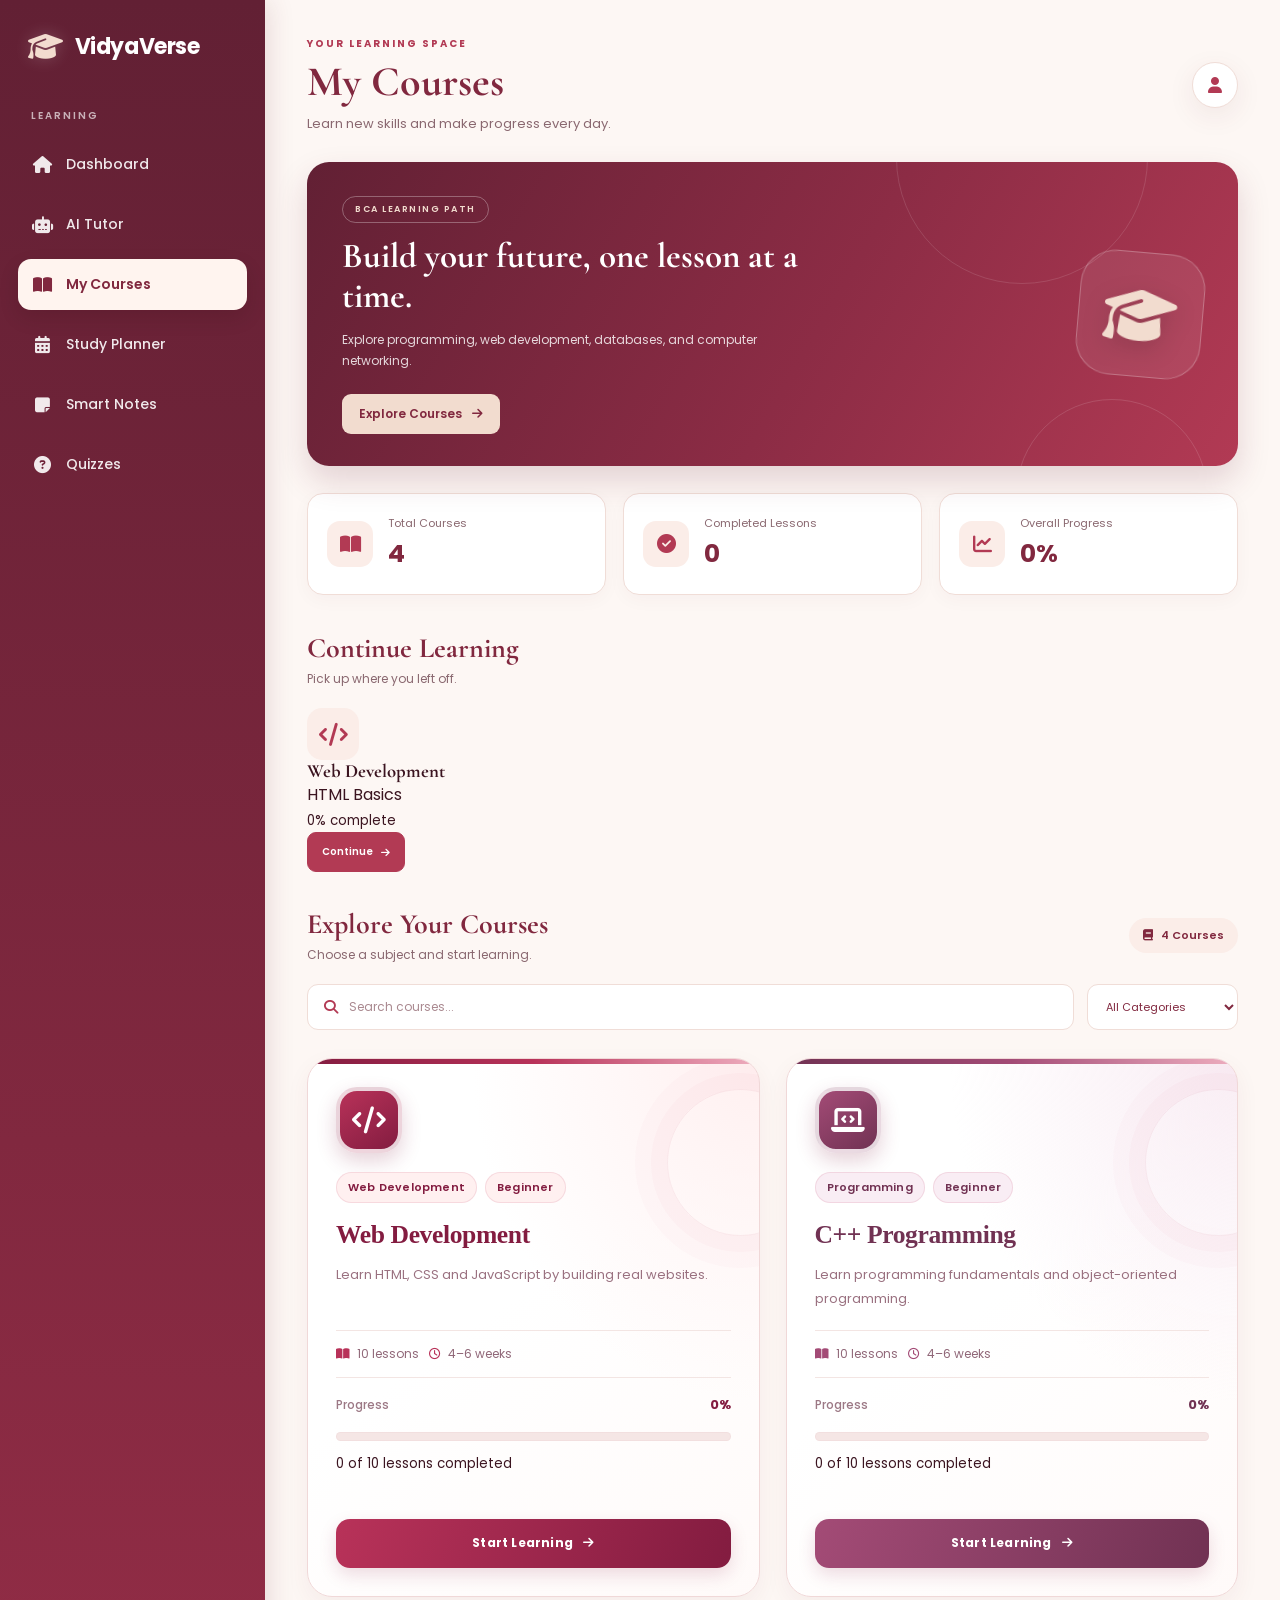
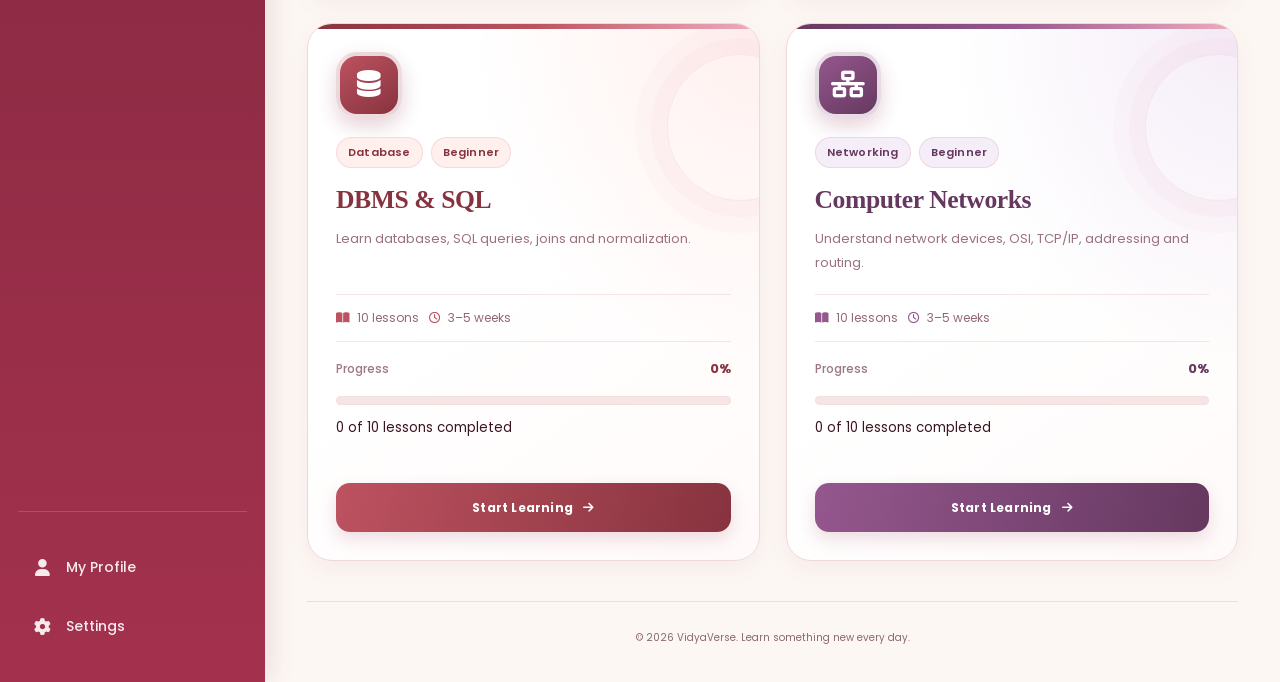
<file: courses.html>
<!DOCTYPE html>
<html lang="en">
<head>
    <meta charset="UTF-8">
    <meta name="viewport" content="width=device-width, initial-scale=1.0">

    <title>VidyaVerse | My Courses</title>
    <link rel="preconnect" href="https://fonts.googleapis.com">
    <link rel="preconnect" href="https://fonts.gstatic.com" crossorigin>
    <link href="https://fonts.googleapis.com/css2?family=Poppins:wght@400;500;600;700&display=swap" rel="stylesheet">
    <link rel="stylesheet" href="courses.css">

    <link rel="stylesheet"
          href="https://cdnjs.cloudflare.com/ajax/libs/font-awesome/6.6.0/css/all.min.css">

    <link href="https://fonts.googleapis.com/css2?family=Poppins:wght@300;400;500;600;700&family=Cormorant+Garamond:wght@500;600;700&display=swap"
          rel="stylesheet">
</head>

<body>

<div class="page-layout">

    <!-- SIDEBAR -->
    <aside class="sidebar">

        <a href="dashboard.html" class="brand">
            <i class="fa-solid fa-graduation-cap"></i>
            <span>VidyaVerse</span>
        </a>

        <p class="sidebar-label">LEARNING</p>

        <nav class="sidebar-nav">
            <a href="dashboard.html">
                <i class="fa-solid fa-house"></i>
                Dashboard
            </a>

            <a href="ai-chat.html">
                <i class="fa-solid fa-robot"></i>
                AI Tutor
            </a>

            <a href="courses.html" class="active">
                <i class="fa-solid fa-book-open"></i>
                My Courses
            </a>

            <a href="planner.html">
                <i class="fa-solid fa-calendar-days"></i>
                Study Planner
            </a>

            <a href="notes.html">
                <i class="fa-solid fa-note-sticky"></i>
                Smart Notes
            </a>

            <a href="quiz.html">
                <i class="fa-solid fa-circle-question"></i>
                Quizzes
            </a>
        </nav>

        <div class="sidebar-bottom">
            <a href="profile.html">
                <i class="fa-solid fa-user"></i>
                My Profile
            </a>

            <a href="settings.html">
                <i class="fa-solid fa-gear"></i>
                Settings
            </a>
        </div>

    </aside>

    <!-- MAIN CONTENT -->
    <main class="main-content">

        <!-- TOP HEADER -->
        <header class="top-header">

            <div>
                <p class="eyebrow">YOUR LEARNING SPACE</p>
                <h1>My Courses</h1>
                <p class="subtitle">
                    Learn new skills and make progress every day.
                </p>
            </div>

            <a href="profile.html" class="profile-button"
               aria-label="Open profile">
                <i class="fa-solid fa-user"></i>
            </a>

        </header>

        <!-- WELCOME BANNER -->
        <section class="welcome-banner">

            <div class="banner-content">
                <span class="banner-tag">BCA LEARNING PATH</span>

                <h2>Build your future, one lesson at a time.</h2>

                <p>
                    Explore programming, web development, databases,
                    and computer networking.
                </p>

                <a href="#courseGrid" class="banner-button">
                    Explore Courses
                    <i class="fa-solid fa-arrow-right"></i>
                </a>
            </div>

            <div class="banner-icon" aria-hidden="true">
                <i class="fa-solid fa-graduation-cap"></i>
            </div>

        </section>

        <!-- SUMMARY CARDS -->
        <section class="stats-grid">

            <article class="stat-card">
                <div class="stat-icon">
                    <i class="fa-solid fa-book-open"></i>
                </div>
                <div>
                    <p>Total Courses</p>
                    <h3 id="totalCourses">4</h3>
                </div>
            </article>

            <article class="stat-card">
                <div class="stat-icon">
                    <i class="fa-solid fa-circle-check"></i>
                </div>
                <div>
                    <p>Completed Lessons</p>
                    <h3 id="completedLessons">0</h3>
                </div>
            </article>

            <article class="stat-card">
                <div class="stat-icon">
                    <i class="fa-solid fa-chart-line"></i>
                </div>
                <div>
                    <p>Overall Progress</p>
                    <h3 id="overallProgress">0%</h3>
                </div>
            </article>

        </section>

        <!-- CONTINUE LEARNING -->
        <section class="continue-section" id="continueSection" hidden>

            <div class="section-heading">
                <div>
                    <h2>Continue Learning</h2>
                    <p>Pick up where you left off.</p>
                </div>
            </div>

            <div id="continueCard"></div>

        </section>

        <!-- COURSES -->
        <section class="courses-section" id="courseGrid">

            <div class="section-heading">

                <div>
                    <h2>Explore Your Courses</h2>
                    <p>Choose a subject and start learning.</p>
                </div>

                <div class="course-count">
                    <i class="fa-solid fa-book"></i>
                    <span id="courseCount">4 Courses</span>
                </div>

            </div>

            <!-- SEARCH AND FILTER -->
            <div class="filter-bar">

                <div class="course-search">
                    <i class="fa-solid fa-magnifying-glass"></i>

                    <input type="search"
                           id="courseSearch"
                           placeholder="Search courses..."
                           aria-label="Search courses">
                </div>

                <select id="categoryFilter" aria-label="Filter by category">
                    <option value="all">All Categories</option>
                    <option value="Programming">Programming</option>
                    <option value="Web Development">Web Development</option>
                    <option value="Database">Database</option>
                    <option value="Networking">Networking</option>
                </select>

            </div>

            <!-- JS RENDERS COURSE CARDS HERE -->
            <div class="course-grid" id="courseCards"></div>

            <p class="empty-state" id="emptyCourses" hidden>
                No courses match your search.
            </p>

        </section>

        <!-- LESSON VIEW -->
        <section class="lesson-section" id="lessonPanel" hidden>

            <button type="button" class="back-button" id="backToCourses">
                <i class="fa-solid fa-arrow-left"></i>
                Back to Courses
            </button>

            <div class="lesson-header">
                <div>
                    <p class="eyebrow">YOUR COURSE</p>
                    <h2 id="lessonCourseTitle">Course Title</h2>
                    <p id="lessonCourseDescription"></p>
                </div>

                <div class="lesson-progress">
                    <span id="lessonProgressText">0% complete</span>

                    <div class="progress-track">
                        <div class="progress-fill" id="lessonProgressFill"></div>
                    </div>
                </div>
            </div>

            <div class="lesson-layout">

                <div class="lesson-list-panel">
                    <h3>Course Lessons</h3>

                    <p class="muted-text">
                        Mark lessons complete as you study.
                    </p>

                    <div id="lessonList"></div>
                </div>

                <div class="lesson-detail-panel">

                    <div class="lesson-detail-icon">
                        <i class="fa-solid fa-book-open-reader"></i>
                    </div>

                    <p class="eyebrow">LESSON DETAILS</p>

                    <h3 id="selectedLessonTitle">
                        Select a lesson
                    </h3>

                    <div id="selectedLessonContent">
                        <p>
                            Choose a lesson from the list to begin.
                        </p>
                    </div>

                    
                    <!-- Lesson Video Player -->
                    <div id="lessonVideo" class="lesson-video" hidden>
                        <h3><i class="fa-brands fa-youtube"></i> Lesson Video</h3>

                        <div class="video-container">
                        <iframe
                           id="lessonVideoFrame"
                           src=""
                           title="Course lesson video"
                           allow="accelerometer; autoplay; clipboard-write; encrypted-media; gyroscope; picture-in-picture; web-share"
                           referrerpolicy="strict-origin-when-cross-origin"
                           allowfullscreen>
                       </iframe>
                       </div>
                    </div>

                    <div class="lesson-actions">

                        <button type="button"
                                id="previousLesson"
                                class="secondary-button">
                            <i class="fa-solid fa-arrow-left"></i>
                            Previous
                        </button>

                        <button type="button"
                                id="completeLesson"
                                class="primary-button"
                                disabled>
                            Mark Complete
                            <i class="fa-solid fa-check"></i>
                        </button>

                        <button type="button"
                                id="nextLesson"
                                class="secondary-button">
                            Next
                            <i class="fa-solid fa-arrow-right"></i>
                        </button>

                    </div>

                </div>

            </div>

        </section>

        <!-- FOOTER -->
        <footer class="page-footer">
            <p>© 2026 VidyaVerse. Learn something new every day.</p>
        </footer>

    </main>

</div>

<script src="courses.js"></script>

    <script src="i18n.js"></script>
</body>
</html>
</file>
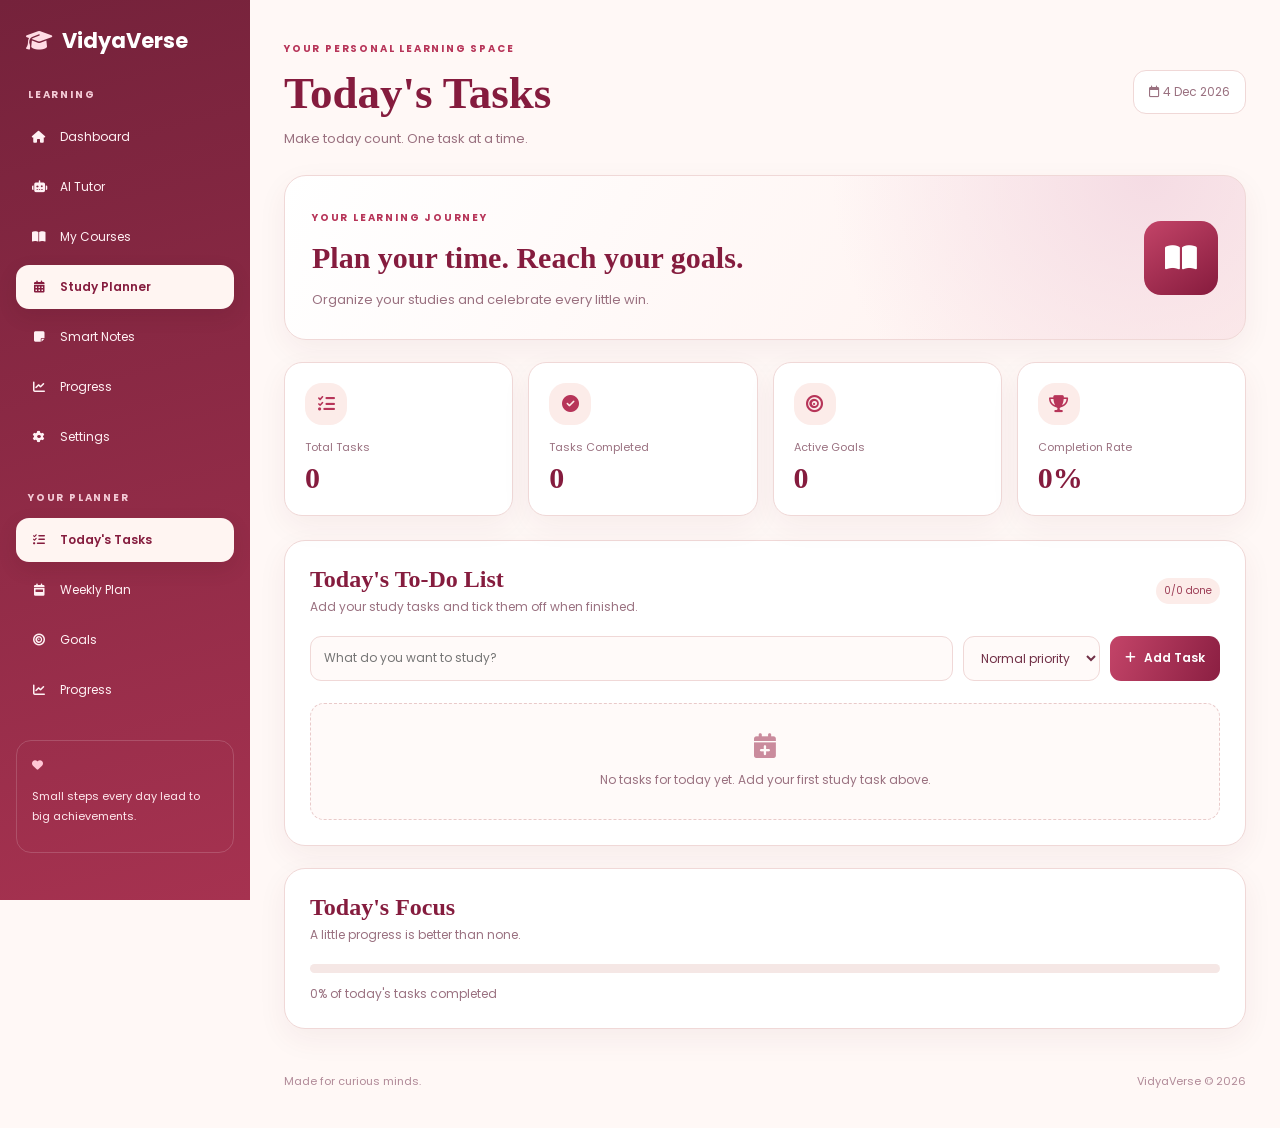
<file: planner.html>
<!DOCTYPE html>
<html lang="en">
<head>
    <meta charset="UTF-8">
    <meta name="viewport" content="width=device-width, initial-scale=1.0">
    <title>Study Planner | VidyaVerse</title>

    <link rel="stylesheet" href="planner.css">
    <link rel="preconnect" href="https://fonts.googleapis.com">
    <link href="https://fonts.googleapis.com/css2?family=Poppins:wght@400;500;600;700&display=swap" rel="stylesheet">
    <link rel="stylesheet" href="https://cdnjs.cloudflare.com/ajax/libs/font-awesome/6.5.0/css/all.min.css">
</head>
<body>
<div class="app-layout">
    <aside class="sidebar">
        <a class="brand" href="dashboard.html">
            <i class="fas fa-graduation-cap"></i> VidyaVerse
        </a>

        <p class="nav-label">LEARNING</p>
        <nav class="nav-links">
            <a href="dashboard.html"><i class="fas fa-house"></i> Dashboard</a>
            <a href="ai-chat.html"><i class="fas fa-robot"></i> AI Tutor</a>
            <a href="courses.html"><i class="fas fa-book-open"></i> My Courses</a>
            <a href="planner.html" class="active"><i class="fas fa-calendar-days"></i> Study Planner</a>
            <a href="notes.html"><i class="fas fa-note-sticky"></i> Smart Notes</a>
            <a href="progress.html"><i class="fas fa-chart-line"></i> Progress</a>
            <a href="settings.html"><i class="fas fa-gear"></i> Settings</a>
        </nav>

        <p class="nav-label">YOUR PLANNER</p>
        <nav class="planner-nav">
            <button class="planner-tab active" data-view="today">
                <i class="fas fa-list-check"></i> Today's Tasks
            </button>
            <button class="planner-tab" data-view="week">
                <i class="fas fa-calendar-week"></i> Weekly Plan
            </button>
            <button class="planner-tab" data-view="goals">
                <i class="fas fa-bullseye"></i> Goals
            </button>
            <button class="planner-tab" data-view="progress">
                <i class="fas fa-chart-line"></i> Progress
            </button>
        </nav>

        <div class="sidebar-note">
            <i class="fas fa-heart"></i>
            <p>Small steps every day lead to big achievements.</p>
        </div>
    </aside>

    <main class="main-content">
        <header class="page-header">
            <div>
                <span class="eyebrow">YOUR PERSONAL LEARNING SPACE</span>
                <h1 id="pageTitle">Today's Tasks</h1>
                <p id="pageSubtitle">Make today count. One task at a time.</p>
            </div>
            <div class="date-badge">
                <i class="far fa-calendar"></i>
                <span id="currentDate"></span>
            </div>
        </header>

        <section class="welcome-banner">
            <div>
                <span class="eyebrow">YOUR LEARNING JOURNEY</span>
                <h2>Plan your time. Reach your goals.</h2>
                <p>Organize your studies and celebrate every little win.</p>
            </div>
            <div class="banner-icon"><i class="fas fa-book-open"></i></div>
        </section>

        <section class="quick-stats">
            <article class="stat-card">
                <span class="stat-icon"><i class="fas fa-list-check"></i></span>
                <p>Total Tasks</p>
                <strong id="totalTasks">0</strong>
            </article>
            <article class="stat-card">
                <span class="stat-icon"><i class="fas fa-circle-check"></i></span>
                <p>Tasks Completed</p>
                <strong id="completedTasks">0</strong>
            </article>
            <article class="stat-card">
                <span class="stat-icon"><i class="fas fa-bullseye"></i></span>
                <p>Active Goals</p>
                <strong id="activeGoals">0</strong>
            </article>
            <article class="stat-card">
                <span class="stat-icon"><i class="fas fa-trophy"></i></span>
                <p>Completion Rate</p>
                <strong id="completionRate">0%</strong>
            </article>
        </section>

        <section id="plannerContent" class="planner-content">
            <!-- planner.js renders the selected section here -->
        </section>

        <footer class="page-footer">
            <span>Made for curious minds.</span>
            <span>VidyaVerse © 2026</span>
        </footer>
    </main>
</div>

<script src="planner.js"></script>
    <script src="i18n.js"></script>
</body>
</html>
</file>
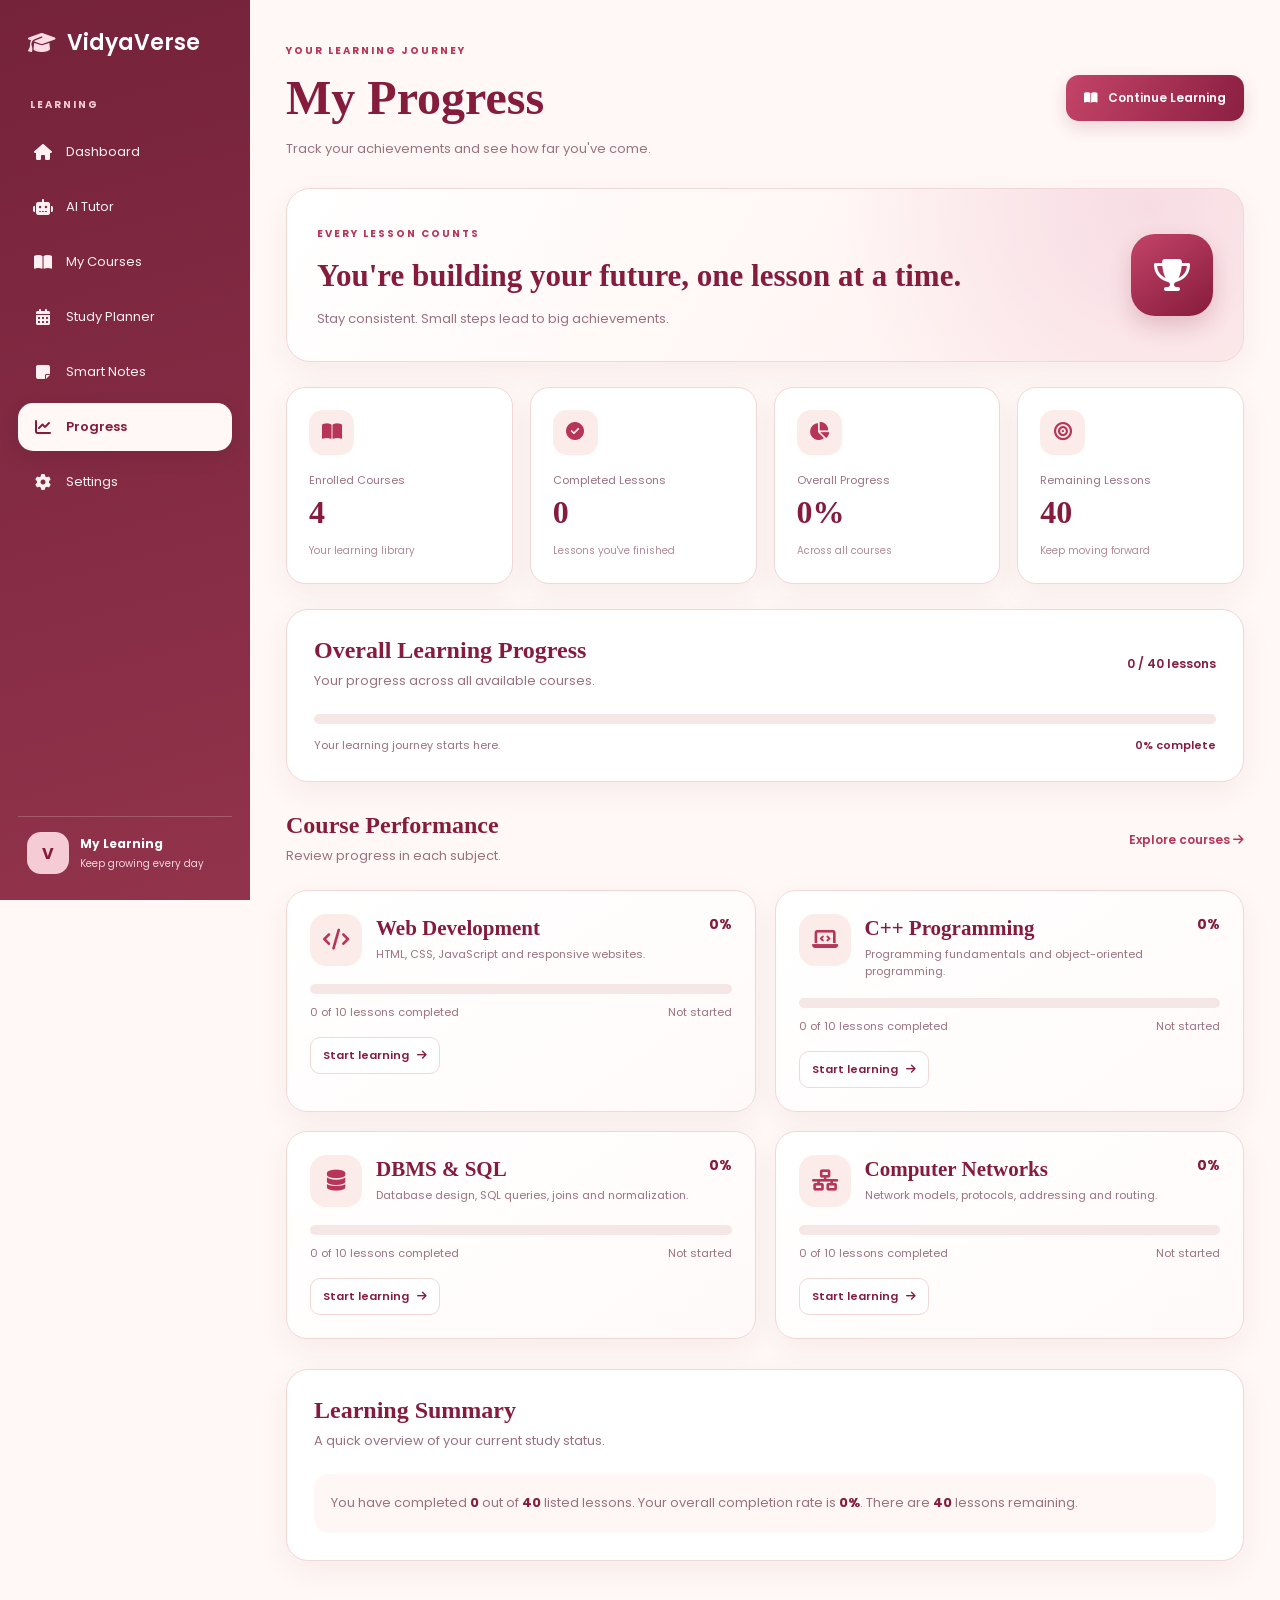
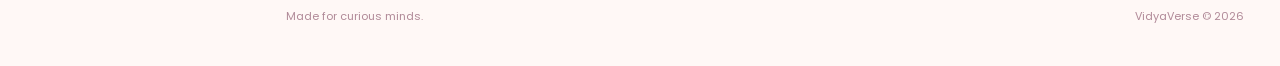
<file: progress.html>
<!DOCTYPE html>
<html lang="en">
<head>
    <meta charset="UTF-8">
    <meta name="viewport" content="width=device-width, initial-scale=1.0">
    <title>My Progress | VidyaVerse</title>

    <link rel="stylesheet" href="progress.css">

    <link rel="preconnect" href="https://fonts.googleapis.com">
    <link href="https://fonts.googleapis.com/css2?family=Poppins:wght@400;500;600;700&display=swap" rel="stylesheet">
    <link href="https://cdnjs.cloudflare.com/ajax/libs/font-awesome/6.5.0/css/all.min.css" rel="stylesheet">
</head>
<body>
    <div class="progress-layout">
        <aside class="sidebar">
            <a href="dashboard.html" class="brand">
                <i class="fas fa-graduation-cap"></i>
                <span>VidyaVerse</span>
            </a>

            <p class="sidebar-label">LEARNING</p>

            <nav class="nav-links">
                <a href="dashboard.html">
                    <i class="fas fa-house"></i><span>Dashboard</span>
                </a>
                <a href="ai-chat.html">
                    <i class="fas fa-robot"></i><span>AI Tutor</span>
                </a>
                <a href="courses.html">
                    <i class="fas fa-book-open"></i><span>My Courses</span>
                </a>
                <a href="planner.html">
                    <i class="fas fa-calendar-days"></i><span>Study Planner</span>
                </a>
                <a href="notes.html">
                    <i class="fas fa-note-sticky"></i><span>Smart Notes</span>
                </a>
                <a href="progress.html" class="active">
                    <i class="fas fa-chart-line"></i><span>Progress</span>
                </a>
                <a href="settings.html">
                    <i class="fas fa-gear"></i><span>Settings</span>
                </a>
            </nav>

            <div class="sidebar-bottom">
                <div class="sidebar-avatar">V</div>
                <div>
                    <strong>My Learning</strong>
                    <small>Keep growing every day</small>
                </div>
            </div>
        </aside>

        <main class="main-content">
            <header class="page-header">
                <div>
                    <span class="eyebrow">YOUR LEARNING JOURNEY</span>
                    <h1>My Progress</h1>
                    <p>Track your achievements and see how far you've come.</p>
                </div>
                <a href="courses.html" class="primary-button">
                    <i class="fas fa-book-open"></i> Continue Learning
                </a>
            </header>

            <section class="welcome-banner">
                <div>
                    <span class="eyebrow">EVERY LESSON COUNTS</span>
                    <h2>You're building your future, one lesson at a time.</h2>
                    <p>Stay consistent. Small steps lead to big achievements.</p>
                </div>
                <div class="banner-icon">
                    <i class="fas fa-trophy"></i>
                </div>
            </section>

            <section class="stats-grid">
                <article class="stat-card">
                    <div class="stat-icon"><i class="fas fa-book-open"></i></div>
                    <span>Enrolled Courses</span>
                    <strong id="totalCourses">4</strong>
                    <small>Your learning library</small>
                </article>

                <article class="stat-card">
                    <div class="stat-icon"><i class="fas fa-circle-check"></i></div>
                    <span>Completed Lessons</span>
                    <strong id="completedLessons">0</strong>
                    <small>Lessons you've finished</small>
                </article>

                <article class="stat-card">
                    <div class="stat-icon"><i class="fas fa-chart-pie"></i></div>
                    <span>Overall Progress</span>
                    <strong id="overallProgress">0%</strong>
                    <small>Across all courses</small>
                </article>

                <article class="stat-card">
                    <div class="stat-icon"><i class="fas fa-bullseye"></i></div>
                    <span>Remaining Lessons</span>
                    <strong id="remainingLessons">40</strong>
                    <small>Keep moving forward</small>
                </article>
            </section>

            <section class="overall-card">
                <div class="section-heading">
                    <div>
                        <h2>Overall Learning Progress</h2>
                        <p>Your progress across all available courses.</p>
                    </div>
                    <span id="overallFraction">0 / 40 lessons</span>
                </div>

                <div class="overall-track">
                    <div id="overallProgressBar" class="overall-fill"></div>
                </div>

                <div class="overall-footer">
                    <span id="overallMessage">Your learning journey starts here.</span>
                    <span id="overallPercentLabel">0% complete</span>
                </div>
            </section>

            <section class="courses-section">
                <div class="section-heading">
                    <div>
                        <h2>Course Performance</h2>
                        <p>Review progress in each subject.</p>
                    </div>
                    <a href="courses.html" class="text-link">Explore courses <i class="fas fa-arrow-right"></i></a>
                </div>

                <div id="progressCourseList" class="progress-course-list"></div>
            </section>

            <section class="activity-card">
                <div class="section-heading">
                    <div>
                        <h2>Learning Summary</h2>
                        <p>A quick overview of your current study status.</p>
                    </div>
                </div>
                <div id="learningSummary" class="summary-content">
                    Start a course to begin building your learning history.
                </div>
            </section>

            <footer class="page-footer">
                <span>Made for curious minds.</span>
                <span>VidyaVerse © 2026</span>
            </footer>
        </main>
    </div>

    <script src="progress.js"></script>
    <script src="i18n.js"></script>
</body>
</html>
</file>
<file: courses.css>
/* =========================================
   VIDYAVERSE - MY COURSES
   Luxury Burgundy & Blush Pink Theme
========================================= */

:root {
    --primary: #B23A54;
    --primary-dark: #81283F;
    --primary-deep: #622034;
    --accent: #D9A79C;
    --accent-light: #F2DCCF;
    --light: #FBEDE8;
    --background: #FDF7F4;
    --card: #FFFFFF;
    --text: #3B1420;
    --muted: #8A6870;
    --border: #F0DDD7;
    --success: #27856A;
    --shadow: 0 8px 28px rgba(98, 32, 52, 0.08);
}

/* RESET */
* {
    margin: 0;
    padding: 0;
    box-sizing: border-box;
}

html {
    scroll-behavior: smooth;
    scroll-padding-top: 24px;
}

body {
    font-family: 'Poppins', sans-serif;
    background: var(--background);
    color: var(--text);
    min-height: 100vh;
}

h1, h2, h3 {
    font-family: 'Cormorant Garamond', serif;
    font-weight: 700;
}

button, input, select {
    font: inherit;
}

button, a, select {
    -webkit-tap-highlight-color: transparent;
}

button {
    cursor: pointer;
}

a {
    color: inherit;
    text-decoration: none;
}

button:focus-visible,
a:focus-visible,
input:focus-visible,
select:focus-visible {
    outline: 3px solid var(--accent);
    outline-offset: 3px;
}

[hidden] {
    display: none !important;
}

/* =========================================
   PAGE LAYOUT
========================================= */

.page-layout {
    display: flex;
    min-height: 100vh;
}

/* =========================================
   SIDEBAR
========================================= */

.sidebar {
    width: 265px;
    min-width: 265px;
    min-height: 100vh;
    padding: 30px 18px;
    display: flex;
    flex-direction: column;
    background: linear-gradient(
        180deg,
        #622034 0%,
        #81283F 50%,
        #A3314D 100%
    );
    color: #FFFFFF;
    box-shadow: 5px 0 24px rgba(98, 32, 52, 0.12);
}

.brand {
    display: flex;
    align-items: center;
    gap: 12px;
    padding: 0 10px;
    margin-bottom: 45px;
    font-size: 22px;
    font-weight: 700;
    letter-spacing: -0.4px;
}

.brand i {
    font-size: 28px;
    color: var(--accent-light);
    filter: drop-shadow(0 0 8px rgba(255,255,255,.2));
}

.sidebar-label {
    padding: 0 13px;
    margin-bottom: 15px;
    font-size: 10px;
    letter-spacing: 2px;
    font-weight: 600;
    color: rgba(255,255,255,.65);
}

.sidebar-nav {
    display: flex;
    flex-direction: column;
    gap: 9px;
}

.sidebar-nav a,
.sidebar-bottom a {
    display: flex;
    align-items: center;
    gap: 14px;
    padding: 15px 14px;
    border-radius: 13px;
    color: rgba(255,255,255,.9);
    font-size: 14px;
    font-weight: 500;
    transition: background .25s, color .25s, transform .25s;
}

.sidebar-nav a i,
.sidebar-bottom a i {
    width: 20px;
    text-align: center;
    font-size: 17px;
}

.sidebar-nav a:hover,
.sidebar-bottom a:hover {
    background: rgba(255,255,255,.12);
    color: white;
    transform: translateX(3px);
}

.sidebar-nav a.active {
    background: #FFF4EF;
    color: var(--primary-dark);
    font-weight: 600;
    box-shadow: 0 8px 20px rgba(30, 0, 10, .12);
}

.sidebar-bottom {
    margin-top: auto;
    padding-top: 30px;
    border-top: 1px solid rgba(255,255,255,.16);
    display: flex;
    flex-direction: column;
    gap: 8px;
}

/* =========================================
   MAIN CONTENT
========================================= */

.main-content {
    flex: 1;
    min-width: 0;
    padding: 36px 42px;
    overflow: hidden;
    animation: fadeIn .45s ease;
}

@keyframes fadeIn {
    from {
        opacity: 0;
        transform: translateY(8px);
    }
    to {
        opacity: 1;
        transform: translateY(0);
    }
}

/* =========================================
   TOP HEADER
========================================= */

.top-header {
    display: flex;
    align-items: center;
    justify-content: space-between;
    gap: 20px;
    margin-bottom: 28px;
}

.eyebrow {
    color: var(--primary);
    font-family: 'Poppins', sans-serif;
    font-size: 10px;
    font-weight: 700;
    letter-spacing: 2px;
    margin-bottom: 7px;
}

.top-header h1 {
    font-size: clamp(32px, 4vw, 42px);
    line-height: 1.1;
    color: var(--primary-dark);
}

.subtitle {
    margin-top: 9px;
    color: var(--muted);
    font-size: 13px;
}

.profile-button {
    width: 46px;
    height: 46px;
    flex-shrink: 0;
    display: grid;
    place-items: center;
    background: white;
    color: var(--primary);
    border: 1px solid var(--border);
    border-radius: 50%;
    box-shadow: var(--shadow);
    transition: .25s;
}

.profile-button:hover {
    background: var(--primary);
    color: white;
    transform: translateY(-3px);
}

/* =========================================
   WELCOME BANNER
========================================= */

.welcome-banner {
    position: relative;
    display: flex;
    justify-content: space-between;
    align-items: center;
    gap: 20px;
    min-height: 225px;
    padding: 32px 35px;
    margin-bottom: 27px;
    overflow: hidden;
    border-radius: 22px;
    color: white;
    background: linear-gradient(
        120deg,
        #622034 0%,
        #8C2C45 55%,
        #B23A54 100%
    );
    box-shadow: 0 15px 32px rgba(98, 32, 52, .17);
}

.welcome-banner::before {
    content: "";
    position: absolute;
    width: 250px;
    height: 250px;
    top: -130px;
    right: 90px;
    border: 1px solid rgba(255,255,255,.12);
    border-radius: 50%;
}

.welcome-banner::after {
    content: "";
    position: absolute;
    width: 190px;
    height: 190px;
    right: 30px;
    bottom: -125px;
    border: 1px solid rgba(255,255,255,.13);
    border-radius: 50%;
}

.banner-content {
    position: relative;
    z-index: 1;
    max-width: 540px;
}

.banner-tag {
    display: inline-block;
    padding: 6px 12px;
    margin-bottom: 13px;
    border: 1px solid rgba(255,255,255,.3);
    border-radius: 20px;
    color: var(--accent-light);
    font-size: 9px;
    font-weight: 600;
    letter-spacing: 1.5px;
}

.banner-content h2 {
    max-width: 500px;
    font-size: clamp(26px, 3vw, 35px);
    line-height: 1.15;
    margin-bottom: 12px;
}

.banner-content p {
    max-width: 460px;
    color: rgba(255,255,255,.82);
    font-size: 12px;
    line-height: 1.8;
    margin-bottom: 22px;
}

.banner-button {
    display: inline-flex;
    align-items: center;
    gap: 10px;
    padding: 11px 17px;
    border-radius: 9px;
    background: var(--accent-light);
    color: var(--primary-dark);
    font-size: 12px;
    font-weight: 600;
    transition: .25s;
}

.banner-button:hover {
    background: white;
    transform: translateY(-2px);
}

.banner-icon {
    position: relative;
    z-index: 1;
    width: 125px;
    height: 125px;
    min-width: 125px;
    display: grid;
    place-items: center;
    color: var(--accent-light);
    border: 1px solid rgba(255,255,255,.25);
    border-radius: 35px;
    background: rgba(255,255,255,.08);
    transform: rotate(5deg);
}

.banner-icon i {
    font-size: 58px;
    filter: drop-shadow(0 7px 12px rgba(0,0,0,.15));
}

/* =========================================
   SUMMARY STATISTICS
========================================= */

.stats-grid {
    display: grid;
    grid-template-columns: repeat(3, minmax(0, 1fr));
    gap: 17px;
    margin-bottom: 36px;
}

.stat-card {
    display: flex;
    align-items: center;
    gap: 15px;
    min-width: 0;
    padding: 21px 19px;
    background: var(--card);
    border: 1px solid var(--border);
    border-radius: 16px;
    box-shadow: 0 5px 18px rgba(98, 32, 52, .035);
    transition: transform .25s, box-shadow .25s;
}

.stat-card:hover {
    transform: translateY(-3px);
    box-shadow: var(--shadow);
}

.stat-icon {
    display: grid;
    place-items: center;
    width: 46px;
    height: 46px;
    flex-shrink: 0;
    border-radius: 13px;
    color: var(--primary);
    background: var(--light);
    font-size: 19px;
}

.stat-card p {
    color: var(--muted);
    font-size: 11px;
    line-height: 1.5;
}

.stat-card h3 {
    margin-top: 4px;
    color: var(--primary-dark);
    font-family: 'Poppins', sans-serif;
    font-size: 25px;
}

/* =========================================
   SECTION HEADINGS
========================================= */

.section-heading {
    display: flex;
    justify-content: space-between;
    align-items: center;
    flex-wrap: wrap;
    gap: 15px;
    margin-bottom: 20px;
}

.section-heading h2 {
    font-size: 28px;
    color: var(--primary-dark);
}

.section-heading p {
    margin-top: 5px;
    color: var(--muted);
    font-size: 12px;
}

.course-count {
    display: flex;
    align-items: center;
    gap: 8px;
    padding: 9px 14px;
    border-radius: 25px;
    background: var(--light);
    color: var(--primary-dark);
    font-size: 11px;
    font-weight: 600;
}

/* =========================================
   COURSE SEARCH AND FILTER
========================================= */

.filter-bar {
    display: flex;
    align-items: center;
    gap: 13px;
    margin-bottom: 23px;
}

.course-search {
    display: flex;
    align-items: center;
    gap: 11px;
    flex: 1;
    min-width: 0;
    padding: 13px 16px;
    border: 1px solid var(--border);
    border-radius: 11px;
    background: white;
    transition: border-color .2s, box-shadow .2s;
}

.course-search:focus-within {
    border-color: var(--primary);
    box-shadow: 0 0 0 3px rgba(178,58,84,.08);
}

.course-search i {
    color: var(--primary);
    font-size: 14px;
}

.course-search input {
    width: 100%;
    min-width: 0;
    border: none;
    outline: none;
    background: transparent;
    color: var(--text);
    font-size: 12px;
}

.course-search input::placeholder {
    color: #AA8990;
}

.filter-bar select {
    max-width: 210px;
    padding: 13px 14px;
    border: 1px solid var(--border);
    border-radius: 11px;
    background: white;
    color: var(--primary-dark);
    outline: none;
    font-size: 11px;
    cursor: pointer;
}

.filter-bar select:focus {
    border-color: var(--primary);
}

/* =========================================
   COURSE CARDS
========================================= */

.course-grid {
    display: grid;
    grid-template-columns: repeat(2, minmax(0, 1fr));
    gap: 22px;
}

.course-card {
    position: relative;
    min-width: 0;
    padding: 23px;
    overflow: hidden;
    background: white;
    border: 1px solid var(--border);
    border-radius: 18px;
    box-shadow: 0 6px 20px rgba(98,32,52,.045);
    transition: transform .28s, box-shadow .28s, border-color .28s;
    animation: cardIn .4s ease both;
}

@keyframes cardIn {
    from {
        opacity: 0;
        transform: translateY(10px);
    }
    to {
        opacity: 1;
        transform: translateY(0);
    }
}

.course-card:hover {
    transform: translateY(-5px);
    border-color: var(--accent);
    box-shadow: 0 15px 30px rgba(98,32,52,.10);
}

.course-card h3 {
    color: var(--primary-dark);
    font-size: 24px;
    line-height: 1.2;
    margin: 14px 0 9px;
}

.course-card p {
    color: var(--muted);
    font-size: 11px;
    line-height: 1.8;
}

.course-icon {
    width: 52px;
    height: 52px;
    display: grid;
    place-items: center;
    border-radius: 15px;
    color: var(--primary);
    background: var(--light);
    font-size: 23px;
}

.course-category,
.course-level {
    display: inline-flex;
    align-items: center;
    padding: 6px 10px;
    border-radius: 20px;
    font-size: 9px;
    font-weight: 600;
}

.course-category {
    background: var(--light);
    color: var(--primary-dark);
}

.course-level {
    background: #F1F6F2;
    color: #39745B;
    margin-left: 5px;
}

.course-meta {
    display: flex;
    align-items: center;
    flex-wrap: wrap;
    gap: 8px;
    margin: 13px 0;
}

.course-meta span {
    color: var(--muted);
    font-size: 10px;
}

.course-meta i {
    margin-right: 5px;
    color: var(--primary);
}

.course-card .progress-track {
    width: 100%;
    height: 7px;
    margin: 17px 0 9px;
    overflow: hidden;
    background: #F4E7E3;
    border-radius: 20px;
}

.course-card .progress-fill {
    height: 100%;
    width: 0;
    border-radius: 20px;
    background: linear-gradient(90deg, var(--accent), var(--primary));
    transition: width .5s ease;
}

.course-progress-label {
    display: flex;
    justify-content: space-between;
    gap: 8px;
    color: var(--muted);
    font-size: 10px;
}

.course-card button {
    width: 100%;
    display: flex;
    justify-content: center;
    align-items: center;
    gap: 9px;
    padding: 12px;
    margin-top: 19px;
    border: none;
    border-radius: 10px;
    color: white;
    background: linear-gradient(120deg, var(--primary-dark), var(--primary));
    font-size: 11px;
    font-weight: 600;
    transition: transform .2s, box-shadow .2s;
}

.course-card button:hover {
    transform: translateY(-2px);
    box-shadow: 0 7px 17px rgba(178,58,84,.22);
}

/* Empty search result */
.empty-state {
    padding: 35px 15px;
    text-align: center;
    color: var(--muted);
    font-size: 13px;
}

/* =========================================
   CONTINUE LEARNING
========================================= */

.continue-section {
    margin-bottom: 35px;
}

#continueCard .course-card {
    max-width: 550px;
}

/* =========================================
   LESSON PANEL
========================================= */

.lesson-section {
    animation: fadeIn .35s ease;
}

.back-button {
    display: inline-flex;
    align-items: center;
    gap: 9px;
    padding: 10px 14px;
    margin-bottom: 23px;
    border: 1px solid var(--border);
    border-radius: 9px;
    background: white;
    color: var(--primary-dark);
    font-size: 11px;
    font-weight: 600;
    transition: .2s;
}

.back-button:hover {
    background: var(--light);
    border-color: var(--accent);
}

.lesson-header {
    display: flex;
    justify-content: space-between;
    align-items: center;
    gap: 25px;
    padding: 25px;
    margin-bottom: 22px;
    border: 1px solid var(--border);
    border-radius: 16px;
    background: white;
}

.lesson-header h2 {
    color: var(--primary-dark);
    font-size: 30px;
    margin-bottom: 8px;
}

.lesson-header > div:first-child > p:last-child {
    color: var(--muted);
    font-size: 12px;
    line-height: 1.7;
}

.lesson-progress {
    width: 190px;
    min-width: 150px;
    color: var(--primary-dark);
    font-size: 11px;
    font-weight: 600;
}

.lesson-progress .progress-track {
    height: 8px;
    margin-top: 10px;
    overflow: hidden;
    border-radius: 20px;
    background: var(--light);
}

.lesson-progress .progress-fill {
    height: 100%;
    width: 0;
    border-radius: 20px;
    background: var(--primary);
    transition: width .3s;
}

.lesson-layout {
    display: grid;
    grid-template-columns: minmax(240px, .8fr) minmax(0, 1.5fr);
    gap: 22px;
    align-items: start;
}

.lesson-list-panel,
.lesson-detail-panel {
    min-width: 0;
    padding: 24px;
    background: white;
    border: 1px solid var(--border);
    border-radius: 16px;
    box-shadow: 0 5px 18px rgba(98,32,52,.04);
}

.lesson-list-panel h3,
.lesson-detail-panel h3 {
    color: var(--primary-dark);
    font-size: 23px;
    margin-bottom: 8px;
}

.muted-text {
    color: var(--muted);
    font-size: 11px;
    line-height: 1.7;
    margin-bottom: 18px;
}

.lesson-row {
    display: flex;
    align-items: flex-start;
    gap: 11px;
    padding: 14px 10px;
    border-bottom: 1px solid var(--border);
    border-radius: 8px;
    cursor: pointer;
    transition: background .2s;
}

.lesson-row:hover {
    background: var(--light);
}

.lesson-row input {
    flex-shrink: 0;
    margin-top: 4px;
    accent-color: var(--primary);
    cursor: pointer;
}

.lesson-row span {
    color: var(--text);
    font-size: 11px;
    line-height: 1.7;
}

.lesson-row.completed span {
    color: var(--success);
}

.lesson-row.selected {
    background: var(--light);
}

.lesson-detail-panel {
    padding: 28px;
}

.lesson-detail-icon {
    width: 55px;
    height: 55px;
    display: grid;
    place-items: center;
    margin-bottom: 22px;
    border-radius: 15px;
    background: var(--light);
    color: var(--primary);
    font-size: 24px;
}

#selectedLessonContent {
    margin-top: 15px;
    color: var(--muted);
    font-size: 12px;
    line-height: 2;
    overflow-wrap: anywhere;
}

#selectedLessonContent p {
    margin-bottom: 12px;
}

#selectedLessonContent ul,
#selectedLessonContent ol {
    padding-left: 22px;
    margin-bottom: 15px;
}

.lesson-actions {
    display: flex;
    align-items: center;
    flex-wrap: wrap;
    gap: 9px;
    margin-top: 28px;
}

.primary-button,
.secondary-button {
    display: inline-flex;
    align-items: center;
    justify-content: center;
    gap: 8px;
    padding: 11px 14px;
    border-radius: 9px;
    font-size: 10px;
    font-weight: 600;
    transition: .2s;
}

.primary-button {
    border: 1px solid var(--primary);
    background: var(--primary);
    color: white;
}

.primary-button:hover:not(:disabled) {
    background: var(--primary-dark);
    transform: translateY(-2px);
}

.primary-button:disabled {
    opacity: .5;
    cursor: not-allowed;
}

.secondary-button {
    border: 1px solid var(--border);
    background: white;
    color: var(--primary-dark);
}

.secondary-button:hover {
    background: var(--light);
}

/* =========================================
   FOOTER
========================================= */

.page-footer {
    padding-top: 28px;
    margin-top: 40px;
    border-top: 1px solid var(--border);
    text-align: center;
    color: var(--muted);
    font-size: 10px;
}

/* =========================================
   RESPONSIVE TABLET
========================================= */

@media (max-width: 1100px) {
    .sidebar {
        width: 225px;
        min-width: 225px;
    }

    .main-content {
        padding: 28px 25px;
    }

    .stats-grid {
        gap: 11px;
    }

    .stat-card {
        padding: 16px 12px;
        gap: 10px;
    }

    .stat-icon {
        width: 39px;
        height: 39px;
    }

    .stat-card h3 {
        font-size: 22px;
    }

    .lesson-layout {
        grid-template-columns: minmax(210px, .9fr) minmax(0, 1.3fr);
    }
}


/* LESSON VIDEO PLAYER */
.lesson-video {
    margin-top: 28px;
    padding: 20px;
    background: #fffaf8;
    border: 1px solid #f0d8d2;
    border-radius: 18px;
    animation: videoAppear 0.35s ease;
}

.lesson-video h3 {
    color: #8c2c41;
    font-size: 22px;
    margin-bottom: 16px;
}

.lesson-video h3 i {
    color: #c43d55;
    margin-right: 8px;
}

.video-container {
    position: relative;
    width: 100%;
    aspect-ratio: 16 / 9;
    overflow: hidden;
    border-radius: 14px;
    background: #24151a;
    box-shadow: 0 8px 24px rgba(140, 44, 65, 0.15);
}

.video-container iframe {
    position: absolute;
    inset: 0;
    width: 100%;
    height: 100%;
    border: 0;
}

.lesson-video[hidden] {
    display: none;
}

@keyframes videoAppear {
    from {
        opacity: 0;
        transform: translateY(10px);
    }

    to {
        opacity: 1;
        transform: translateY(0);
    }
}

/* =========================================
   RESPONSIVE MOBILE
========================================= */

@media (max-width: 760px) {
    .page-layout {
        flex-direction: column;
    }

    .sidebar {
        width: 100%;
        min-width: 0;
        min-height: auto;
        padding: 18px;
    }

    .brand {
        margin-bottom: 18px;
        font-size: 20px;
    }

    .sidebar-label {
        display: none;
    }

    .sidebar-nav {
        flex-direction: row;
        flex-wrap: wrap;
        gap: 6px;
    }

    .sidebar-nav a {
        flex: 1 1 135px;
        padding: 11px 9px;
        gap: 8px;
        font-size: 11px;
    }

    .sidebar-nav a i {
        font-size: 14px;
    }

    .sidebar-bottom {
        flex-direction: row;
        flex-wrap: wrap;
        gap: 7px;
        padding-top: 13px;
        margin-top: 15px;
    }

    .sidebar-bottom a {
        padding: 9px;
        font-size: 11px;
    }

    .main-content {
        padding: 24px 18px;
    }

    .welcome-banner {
        padding: 25px 22px;
        min-height: auto;
    }

    .banner-icon {
        width: 78px;
        height: 78px;
        min-width: 78px;
        border-radius: 22px;
    }

    .banner-icon i {
        font-size: 35px;
    }

    .stats-grid {
        grid-template-columns: 1fr;
        gap: 12px;
    }

    .stat-card {
        padding: 16px;
    }

    .course-grid {
        grid-template-columns: 1fr;
    }

    .lesson-header {
        flex-direction: column;
        align-items: flex-start;
    }

    .lesson-progress {
        width: 100%;
    }

    .lesson-layout {
        grid-template-columns: 1fr;
    }
}

@media (max-width: 460px) {
    .main-content {
        padding: 20px 13px;
    }

    .top-header h1 {
        font-size: 31px;
    }

    .welcome-banner {
        padding: 23px 18px;
    }

    .banner-icon {
        display: none;
    }

    .filter-bar {
        flex-direction: column;
        align-items: stretch;
    }

    .filter-bar select {
        width: 100%;
        max-width: none;
    }

    .course-card {
        padding: 19px;
    }

    .lesson-list-panel,
    .lesson-detail-panel {
        padding: 18px;
    }

    .lesson-actions {
        flex-direction: column;
        align-items: stretch;
    }

    .lesson-actions button {
        width: 100%;
    }
}

/* Reduce animations when requested by the user */
@media (prefers-reduced-motion: reduce) {
    *,
    *::before,
    *::after {
        scroll-behavior: auto !important;
        animation-duration: .01ms !important;
        animation-iteration-count: 1 !important;
        transition-duration: .01ms !important;
    }
}


/* ============================================
   VIDYAVERSE — PREMIUM COURSE CARD REDESIGN
============================================ */

#courseCards {
    display: grid;
    grid-template-columns: repeat(2, minmax(0, 1fr));
    gap: 26px;
    align-items: stretch;
    margin-top: 28px;
}

/* Main card */
#courseCards .course-card {
    --card-accent: #b83259;
    --card-deep: #831c40;
    --card-tint: #fff0f0;

    position: relative;
    isolation: isolate;
    display: flex;
    flex-direction: column;
    min-width: 0;
    padding: 28px;
    overflow: hidden;

    background:
        radial-gradient(
            ellipse at 100% 0%,
            var(--card-tint) 0%,
            transparent 45%
        ),
        linear-gradient(145deg, #ffffff 45%, #fffaf9 100%);

    border: 1px solid #f0d8d8;
    border-radius: 25px;
    box-shadow: 0 8px 24px rgba(108, 34, 60, 0.055);

    transition:
        transform 0.3s ease,
        box-shadow 0.3s ease,
        border-color 0.3s ease;
}

/* Decorative top line */
#courseCards .course-card::before {
    content: "";
    position: absolute;
    z-index: -1;
    top: 0;
    left: 0;
    width: 100%;
    height: 5px;

    background: linear-gradient(
        90deg,
        var(--card-deep),
        var(--card-accent),
        #efb0c1
    );
}

/* Soft decorative circle */
#courseCards .course-card::after {
    content: "";
    position: absolute;
    z-index: -1;
    top: 30px;
    right: -55px;
    width: 145px;
    height: 145px;
    border: 1px solid rgba(184, 50, 89, 0.08);
    border-radius: 50%;
    box-shadow:
        0 0 0 16px rgba(184, 50, 89, 0.025),
        0 0 0 32px rgba(184, 50, 89, 0.018);
    pointer-events: none;
}

#courseCards .course-card:hover {
    transform: translateY(-7px);
    border-color: #e5b4c1;
    box-shadow: 0 20px 45px rgba(108, 34, 60, 0.12);
}

/* Course icon */
#courseCards .course-icon {
    display: grid;
    place-items: center;
    width: 66px;
    height: 66px;
    margin-bottom: 19px;

    color: white;
    background: linear-gradient(
        145deg,
        var(--card-accent),
        var(--card-deep)
    );

    border: 4px solid rgba(255, 255, 255, 0.8);
    border-radius: 21px;
    box-shadow: 0 8px 20px rgba(131, 28, 64, 0.2);

    font-size: 27px;
    transition: transform 0.3s ease;
}

#courseCards .course-card:hover .course-icon {
    transform: translateY(-3px) rotate(-5deg);
}

/* Category and difficulty labels */
#courseCards .course-meta {
    display: flex;
    flex-wrap: wrap;
    align-items: center;
    gap: 8px;
    margin: 0 0 15px;
}

#courseCards .course-meta span {
    display: inline-flex;
    align-items: center;
    padding: 6px 11px;

    color: var(--card-deep);
    background: var(--card-tint);
    border: 1px solid rgba(184, 50, 89, 0.12);
    border-radius: 50px;

    font-size: 11px;
    font-weight: 600;
    letter-spacing: 0.2px;
}

/* Course title */
#courseCards .course-card h3 {
    margin: 0 0 11px;
    color: var(--card-deep);

    font-family: Georgia, "Times New Roman", serif;
    font-size: clamp(23px, 2vw, 28px);
    font-weight: 600;
    line-height: 1.3;
    letter-spacing: -0.4px;
}

/* Description */
#courseCards .course-card > p {
    margin: 0 0 19px;
    color: #98717e;
    font-size: 13px;
    line-height: 1.85;
}

/* Lessons and duration */
#courseCards .course-details {
    display: flex;
    align-items: center;
    flex-wrap: wrap;
    gap: 10px;
    padding: 14px 0;
    margin-top: auto;
    border-top: 1px solid #f3e5e3;
    border-bottom: 1px solid #f3e5e3;
}

#courseCards .course-details span {
    display: inline-flex;
    align-items: center;
    gap: 7px;
    color: #916879;
    font-size: 12px;
}

#courseCards .course-details i {
    color: var(--card-accent);
}

/* Progress area */
#courseCards .course-progress {
    padding: 17px 0 4px;
    margin: 0;
}

#courseCards .progress-label {
    display: flex;
    justify-content: space-between;
    align-items: center;
    gap: 10px;
    margin-bottom: 10px;
}

#courseCards .progress-label span {
    color: #9c7885;
    font-size: 12px;
    font-weight: 500;
}

#courseCards .progress-label strong {
    color: var(--card-deep);
    font-size: 13px;
    font-weight: 700;
}

#courseCards .progress-track {
    height: 9px;
    overflow: hidden;
    background: #f5e6e5;
    border: 1px solid rgba(184, 50, 89, 0.04);
    border-radius: 50px;
}

#courseCards .progress-fill {
    height: 100%;
    background: linear-gradient(
        90deg,
        var(--card-deep),
        var(--card-accent),
        #e99ab1
    );
    border-radius: 50px;
    transition: width 0.5s ease;
}

/* Completed lesson text */
#courseCards .course-card > p:last-of-type {
    color: #9a7180;
}

/* Bottom button */
#courseCards .course-card-footer {
    margin-top: 21px;
}

#courseCards .course-card-footer .primary-button {
    position: relative;
    display: flex;
    align-items: center;
    justify-content: center;
    gap: 10px;

    width: 100%;
    min-height: 49px;
    padding: 13px 18px;

    color: white;
    background: linear-gradient(
        105deg,
        var(--card-accent),
        var(--card-deep)
    );

    border: 0;
    border-radius: 14px;
    box-shadow: 0 7px 17px rgba(131, 28, 64, 0.15);

    font-size: 12px;
    font-weight: 700;
    letter-spacing: 0.2px;

    transition:
        transform 0.25s ease,
        box-shadow 0.25s ease,
        filter 0.25s ease;
}

#courseCards .course-card-footer .primary-button:hover {
    color: white;
    transform: translateY(-2px);
    filter: brightness(1.06);
    box-shadow: 0 11px 23px rgba(131, 28, 64, 0.23);
}

#courseCards .course-card-footer .primary-button:active {
    transform: translateY(0);
}

/* Different shades for each course */
#courseCards .course-card:nth-child(4n + 2) {
    --card-accent: #a34b76;
    --card-deep: #713253;
    --card-tint: #f9edf4;
}

#courseCards .course-card:nth-child(4n + 3) {
    --card-accent: #bd5260;
    --card-deep: #87333f;
    --card-tint: #fff0ee;
}

#courseCards .course-card:nth-child(4n + 4) {
    --card-accent: #95578e;
    --card-deep: #65385f;
    --card-tint: #f5edf8;
}

/* Tablet */
@media (max-width: 900px) {
    #courseCards {
        grid-template-columns: repeat(2, minmax(0, 1fr));
        gap: 18px;
    }

    #courseCards .course-card {
        padding: 22px;
    }
}

/* Mobile */
@media (max-width: 600px) {
    #courseCards {
        grid-template-columns: minmax(0, 1fr);
        gap: 18px;
    }

    #courseCards .course-card {
        padding: 23px;
        border-radius: 21px;
    }

    #courseCards .course-card h3 {
        font-size: 25px;
    }
}

@media (prefers-reduced-motion: reduce) {
    #courseCards .course-card,
    #courseCards .course-icon,
    #courseCards .primary-button {
        transition: none;
    }
}


/* =========================================
   VIDYAVERSE — LESSON VIDEO BUTTON
========================================= */

.lesson-video-section {
    display: flex;
    align-items: center;
    justify-content: space-between;
    flex-wrap: wrap;
    gap: 16px;

    margin: 26px 0;
    padding: 20px;

    background: linear-gradient(120deg, #fff0ed, #ffffff);
    border: 1px solid #f0d6d7;
    border-radius: 18px;
}

.lesson-video-info {
    display: flex;
    align-items: center;
    gap: 14px;
    min-width: 0;
}

.lesson-video-icon {
    display: grid;
    place-items: center;
    flex-shrink: 0;

    width: 48px;
    height: 48px;

    color: #ffffff;
    background: linear-gradient(145deg, #c34468, #831c40);
    border-radius: 15px;
    box-shadow: 0 5px 14px rgba(131, 28, 64, 0.18);
}

.lesson-video-text h3 {
    margin: 0 0 4px;
    color: #861b3d;
    font-size: 15px;
}

.lesson-video-text p {
    margin: 0;
    color: #9a7180;
    font-size: 12px;
}

.watch-video-button {
    display: inline-flex;
    align-items: center;
    justify-content: center;
    gap: 9px;

    min-height: 44px;
    padding: 12px 18px;

    color: #ffffff !important;
    background: linear-gradient(110deg, #c34468, #922344);
    border: none;
    border-radius: 12px;

    font-size: 12px;
    font-weight: 700;
    text-decoration: none !important;

    box-shadow: 0 6px 15px rgba(131, 28, 64, 0.15);
    transition: transform 0.2s ease, box-shadow 0.2s ease;
}

.watch-video-button:hover {
    color: #ffffff !important;
    transform: translateY(-2px);
    box-shadow: 0 10px 22px rgba(131, 28, 64, 0.22);
}

.watch-video-button:focus-visible {
    outline: 3px solid #e6a1b5;
    outline-offset: 3px;
}

@media (max-width: 520px) {
    .lesson-video-section {
        align-items: stretch;
        flex-direction: column;
    }

    .watch-video-button {
        width: 100%;
    }
}
</file>
<file: planner.css>
:root {
    --burgundy: #851c3e;
    --rose: #b73559;
    --text: #713047;
    --muted: #9a7180;
    --bg: #fff8f6;
    --white: #fff;
    --blush: #fcece9;
    --border: #f0d8d7;
    --green: #318469;
    --shadow: 0 10px 30px rgba(105,32,57,.06);
}

* { box-sizing: border-box; }

body {
    margin: 0;
    color: var(--text);
    background: var(--bg);
    font-family: "Poppins", sans-serif;
}

a { color: inherit; text-decoration: none; }
button, input, select { font: inherit; }

.app-layout {
    display: grid;
    grid-template-columns: 250px minmax(0,1fr);
    min-height: 100vh;
}

.sidebar {
    position: sticky;
    top: 0;
    height: 100vh;
    overflow-y: auto;
    padding: 25px 16px;
    color: white;
    background: linear-gradient(165deg,#75223b,#a63250);
}

.brand {
    display: flex;
    align-items: center;
    gap: 10px;
    padding: 0 10px;
    font-size: 21px;
    font-weight: 700;
}

.brand i { color: #ffdce5; }

.nav-label {
    margin: 31px 12px 12px;
    color: #f3cbd6;
    font-size: 10px;
    font-weight: 700;
    letter-spacing: 1.8px;
}

.nav-links, .planner-nav {
    display: flex;
    flex-direction: column;
    gap: 6px;
}

.nav-links a, .planner-tab {
    display: flex;
    align-items: center;
    gap: 12px;
    width: 100%;
    padding: 13px 14px;
    border: 0;
    border-radius: 13px;
    color: #fff1f4;
    background: transparent;
    text-align: left;
    font-size: 12px;
    cursor: pointer;
    transition: .2s ease;
}

.nav-links a i, .planner-tab i {
    width: 18px;
    text-align: center;
}

.nav-links a:hover, .planner-tab:hover {
    background: rgba(255,255,255,.12);
}

.nav-links a.active, .planner-tab.active {
    color: var(--burgundy);
    background: #fff5f2;
    box-shadow: 0 7px 20px rgba(50,5,20,.1);
    font-weight: 600;
}

.sidebar-note {
    margin-top: 28px;
    padding: 15px;
    border: 1px solid rgba(255,255,255,.16);
    border-radius: 15px;
    color: #ffe9ee;
    font-size: 11px;
    line-height: 1.8;
}

.sidebar-note i { color: #ffc6d5; }

.main-content {
    min-width: 0;
    width: 100%;
    max-width: 1500px;
    margin: auto;
    padding: 34px;
}

.page-header {
    display: flex;
    align-items: center;
    justify-content: space-between;
    flex-wrap: wrap;
    gap: 16px;
    margin-bottom: 25px;
}

.eyebrow {
    color: var(--rose);
    font-size: 10px;
    font-weight: 700;
    letter-spacing: 1.8px;
}

h1, h2, h3 {
    color: var(--burgundy);
    font-family: Georgia, "Times New Roman", serif;
}

h1 {
    margin: 8px 0;
    font-size: clamp(32px,4vw,45px);
}

.page-header p, .welcome-banner p {
    margin: 0;
    color: var(--muted);
    font-size: 13px;
    line-height: 1.8;
}

.date-badge {
    padding: 12px 15px;
    border: 1px solid var(--border);
    border-radius: 13px;
    background: white;
    color: var(--muted);
    font-size: 12px;
}

.welcome-banner {
    display: flex;
    align-items: center;
    justify-content: space-between;
    gap: 20px;
    padding: 27px;
    margin-bottom: 22px;
    border: 1px solid var(--border);
    border-radius: 22px;
    background: radial-gradient(circle at 90% 0%,#f5dce4,transparent 36%),
                linear-gradient(120deg,#fff,#fff0ed);
    box-shadow: var(--shadow);
}

.welcome-banner h2 {
    margin: 9px 0;
    font-size: clamp(22px,2.5vw,30px);
    line-height: 1.4;
}

.banner-icon, .stat-icon {
    display: grid;
    place-items: center;
    flex-shrink: 0;
    width: 56px;
    height: 56px;
    border-radius: 17px;
    color: var(--rose);
    background: var(--blush);
    font-size: 22px;
}

.banner-icon {
    width: 74px;
    height: 74px;
    color: white;
    background: linear-gradient(145deg,#c34468,#861b3d);
    font-size: 28px;
}

.quick-stats {
    display: grid;
    grid-template-columns: repeat(4,minmax(0,1fr));
    gap: 15px;
    margin-bottom: 24px;
}

.stat-card {
    padding: 20px;
    border: 1px solid var(--border);
    border-radius: 18px;
    background: white;
    box-shadow: var(--shadow);
}

.stat-icon { width: 42px; height: 42px; font-size: 17px; }

.stat-card p {
    margin: 14px 0 5px;
    color: var(--muted);
    font-size: 11px;
}

.stat-card strong {
    color: var(--burgundy);
    font-family: Georgia,serif;
    font-size: 30px;
}

.panel {
    padding: 25px;
    margin-bottom: 22px;
    border: 1px solid var(--border);
    border-radius: 21px;
    background: white;
    box-shadow: var(--shadow);
}

.panel-heading {
    display: flex;
    align-items: center;
    justify-content: space-between;
    flex-wrap: wrap;
    gap: 12px;
    margin-bottom: 20px;
}

.panel-heading h2 { margin: 0 0 5px; font-size: 24px; }
.panel-heading p { margin: 0; color: var(--muted); font-size: 12px; }

.task-form, .goal-form {
    display: grid;
    grid-template-columns: minmax(0,1fr) auto auto;
    gap: 10px;
    margin-bottom: 22px;
}

.goal-form {
    grid-template-columns: minmax(0,1fr) minmax(130px,.6fr) auto;
}

.field, .select-field {
    width: 100%;
    min-width: 0;
    padding: 12px 13px;
    color: var(--text);
    background: #fffaf9;
    border: 1px solid var(--border);
    border-radius: 11px;
    outline: none;
    font-size: 12px;
}

.field:focus, .select-field:focus {
    border-color: var(--rose);
    box-shadow: 0 0 0 3px #fcece9;
}

.primary-btn, .soft-btn, .delete-btn {
    display: inline-flex;
    align-items: center;
    justify-content: center;
    gap: 8px;
    padding: 11px 15px;
    border: 0;
    border-radius: 11px;
    cursor: pointer;
    font-size: 12px;
    font-weight: 600;
    transition: .2s ease;
}

.primary-btn {
    color: white;
    background: linear-gradient(110deg,#c34468,#8b1f42);
}

.primary-btn:hover { transform: translateY(-2px); filter: brightness(1.05); }

.soft-btn {
    color: var(--burgundy);
    background: var(--blush);
}

.delete-btn {
    padding: 8px 10px;
    color: #a13c50;
    background: #fff0f0;
}

.task-list, .goal-list, .week-list {
    display: flex;
    flex-direction: column;
    gap: 10px;
}

.task-row, .goal-row, .week-row {
    display: flex;
    align-items: center;
    gap: 13px;
    padding: 15px;
    border: 1px solid #f2e3e1;
    border-radius: 14px;
    background: #fffdfc;
}

.task-row input[type="checkbox"] {
    width: 18px;
    height: 18px;
    flex-shrink: 0;
    accent-color: var(--rose);
    cursor: pointer;
}

.task-main, .goal-main {
    flex: 1;
    min-width: 0;
}

.task-main strong, .goal-main strong {
    display: block;
    color: var(--text);
    font-size: 13px;
    overflow-wrap: anywhere;
}

.task-main small, .goal-main small {
    display: block;
    margin-top: 5px;
    color: var(--muted);
    font-size: 10px;
}

.task-row.done .task-main strong {
    color: #9a8a90;
    text-decoration: line-through;
}

.priority {
    padding: 5px 8px;
    border-radius: 50px;
    color: #9c3d56;
    background: #fcece9;
    font-size: 10px;
}

.priority.high { color: #9b3545; background: #ffe7e8; }
.priority.low { color: #427b6a; background: #e9f6ef; }

.day-selector {
    display: flex;
    gap: 8px;
    flex-wrap: wrap;
    margin-bottom: 20px;
}

.day-btn {
    padding: 10px 13px;
    border: 1px solid var(--border);
    border-radius: 11px;
    color: var(--muted);
    background: white;
    cursor: pointer;
    font-size: 11px;
}

.day-btn.active {
    color: white;
    background: var(--burgundy);
    border-color: var(--burgundy);
}

.progress-track {
    height: 9px;
    overflow: hidden;
    border-radius: 50px;
    background: #f5e7e5;
}

.progress-fill {
    width: 0;
    height: 100%;
    border-radius: inherit;
    background: linear-gradient(90deg,#8b1f42,#c34468,#e79db2);
    transition: width .3s ease;
}

.goal-progress { margin: 12px 0 7px; }

.empty-state {
    padding: 30px 15px;
    text-align: center;
    color: var(--muted);
    background: #fffaf9;
    border: 1px dashed #e9caca;
    border-radius: 14px;
    font-size: 12px;
}

.empty-state i {
    display: block;
    margin-bottom: 12px;
    color: #ca8b9d;
    font-size: 25px;
}

.summary-grid {
    display: grid;
    grid-template-columns: repeat(2,minmax(0,1fr));
    gap: 15px;
}

.summary-box {
    padding: 20px;
    border: 1px solid var(--border);
    border-radius: 16px;
    background: #fffaf9;
}

.summary-box span { color: var(--muted); font-size: 11px; }
.summary-box strong { display: block; margin-top: 8px; color: var(--burgundy); font-size: 26px; }

.page-footer {
    display: flex;
    justify-content: space-between;
    flex-wrap: wrap;
    gap: 10px;
    padding: 22px 0 4px;
    color: #b18a98;
    font-size: 11px;
}

@media(max-width:1100px) {
    .app-layout { grid-template-columns: 220px minmax(0,1fr); }
    .main-content { padding: 24px; }
    .quick-stats { grid-template-columns: repeat(2,minmax(0,1fr)); }
}

@media(max-width:760px) {
    .app-layout { grid-template-columns: 1fr; }
    .sidebar { position: relative; height: auto; }
    .nav-links { display: grid; grid-template-columns: repeat(2,minmax(0,1fr)); }
    .sidebar-note { display: none; }
    .main-content { padding: 17px; }
    .task-form, .goal-form { grid-template-columns: 1fr; }
    .task-form button, .goal-form button { min-height: 43px; }
}

@media(max-width:420px) {
    .quick-stats { gap: 9px; }
    .stat-card { padding: 13px; }
    .stat-card strong { font-size: 25px; }
    .panel { padding: 17px; }
    .welcome-banner { padding: 19px; }
    .banner-icon { width: 52px; height: 52px; }
    .task-row, .goal-row { padding: 11px; }
}
</file>
<file: progress.css>
:root {
    --burgundy: #851c3e;
    --rose: #b73559;
    --rose-light: #d86c8b;
    --text: #713047;
    --muted: #9a7180;
    --bg: #fff8f6;
    --white: #ffffff;
    --blush: #fcece9;
    --border: #f0d8d7;
    --green: #318469;
    --shadow: 0 10px 32px rgba(105, 32, 57, 0.06);
}

* {
    box-sizing: border-box;
}

body {
    margin: 0;
    background: var(--bg);
    color: var(--text);
    font-family: "Poppins", sans-serif;
}

a {
    color: inherit;
    text-decoration: none;
}

button,
a {
    -webkit-tap-highlight-color: transparent;
}

.progress-layout {
    display: grid;
    grid-template-columns: 250px minmax(0, 1fr);
    min-height: 100vh;
}

.sidebar {
    position: sticky;
    top: 0;
    display: flex;
    flex-direction: column;
    height: 100vh;
    padding: 26px 18px;
    color: white;
    background: linear-gradient(165deg, #75223b, #91334b);
}

.brand {
    display: flex;
    align-items: center;
    gap: 11px;
    padding: 0 10px;
    font-size: 22px;
    font-weight: 600;
}

.brand i {
    color: #ffdce5;
}

.sidebar-label {
    margin: 38px 12px 15px;
    color: #f2cbd5;
    font-size: 10px;
    font-weight: 700;
    letter-spacing: 2px;
}

.nav-links {
    display: flex;
    flex-direction: column;
    gap: 7px;
}

.nav-links a {
    display: flex;
    align-items: center;
    gap: 13px;
    padding: 14px 15px;
    border-radius: 15px;
    color: #fff0f3;
    font-size: 13px;
    transition: 0.2s ease;
}

.nav-links a i {
    width: 20px;
    text-align: center;
    font-size: 16px;
}

.nav-links a:hover,
.nav-links a.active {
    color: var(--burgundy);
    background: #fff8f6;
}

.nav-links a.active {
    font-weight: 600;
    box-shadow: 0 6px 20px rgba(44, 7, 20, 0.1);
}

.sidebar-bottom {
    display: flex;
    align-items: center;
    gap: 11px;
    margin-top: auto;
    padding: 15px 9px 0;
    border-top: 1px solid rgba(255,255,255,.2);
}

.sidebar-avatar {
    display: grid;
    place-items: center;
    width: 42px;
    height: 42px;
    border-radius: 14px;
    background: #f5cbd6;
    color: var(--burgundy);
    font-weight: 700;
}

.sidebar-bottom strong,
.sidebar-bottom small {
    display: block;
}

.sidebar-bottom strong {
    font-size: 12px;
}

.sidebar-bottom small {
    margin-top: 3px;
    color: #f3d5de;
    font-size: 10px;
}

.main-content {
    width: 100%;
    max-width: 1500px;
    min-width: 0;
    margin: 0 auto;
    padding: 36px;
}

.page-header {
    display: flex;
    align-items: center;
    justify-content: space-between;
    flex-wrap: wrap;
    gap: 20px;
    margin-bottom: 28px;
}

.eyebrow {
    color: var(--rose);
    font-size: 10px;
    font-weight: 700;
    letter-spacing: 2px;
}

h1,
h2,
p {
    margin-top: 0;
}

h1,
h2 {
    font-family: Georgia, "Times New Roman", serif;
    color: var(--burgundy);
}

h1 {
    margin: 8px 0 10px;
    font-size: clamp(34px, 4vw, 48px);
    line-height: 1.2;
}

.page-header p,
.welcome-banner p,
.section-heading p {
    margin-bottom: 0;
    color: var(--muted);
    font-size: 13px;
    line-height: 1.8;
}

.primary-button {
    display: inline-flex;
    align-items: center;
    justify-content: center;
    gap: 10px;
    min-height: 46px;
    padding: 12px 18px;
    border-radius: 13px;
    background: linear-gradient(110deg, #c34468, #8b1f42);
    color: white;
    font-size: 12px;
    font-weight: 600;
    box-shadow: 0 7px 18px rgba(139, 31, 66, .16);
    transition: transform .2s, box-shadow .2s;
}

.primary-button:hover {
    color: white;
    transform: translateY(-2px);
    box-shadow: 0 10px 24px rgba(139, 31, 66, .22);
}

.welcome-banner {
    display: flex;
    align-items: center;
    justify-content: space-between;
    gap: 22px;
    padding: 30px;
    margin-bottom: 25px;
    border: 1px solid var(--border);
    border-radius: 24px;
    background:
        radial-gradient(circle at 90% 10%, #f7dce4, transparent 36%),
        linear-gradient(120deg, #fff, #fff0ed);
    box-shadow: var(--shadow);
}

.welcome-banner h2 {
    max-width: 650px;
    margin: 10px 0;
    font-size: clamp(23px, 2.5vw, 31px);
    line-height: 1.4;
}

.banner-icon {
    display: grid;
    place-items: center;
    flex-shrink: 0;
    width: 82px;
    height: 82px;
    border-radius: 24px;
    background: linear-gradient(145deg, #c34468, #861b3d);
    color: white;
    font-size: 32px;
    box-shadow: 0 10px 22px rgba(139, 31, 66, .2);
}

.stats-grid {
    display: grid;
    grid-template-columns: repeat(4, minmax(0, 1fr));
    gap: 17px;
    margin-bottom: 25px;
}

.stat-card {
    min-width: 0;
    padding: 22px;
    background: var(--white);
    border: 1px solid var(--border);
    border-radius: 19px;
    box-shadow: var(--shadow);
    transition: transform .2s, box-shadow .2s;
}

.stat-card:hover {
    transform: translateY(-4px);
    box-shadow: 0 14px 32px rgba(105, 32, 57, .1);
}

.stat-icon {
    display: grid;
    place-items: center;
    width: 45px;
    height: 45px;
    margin-bottom: 17px;
    border-radius: 14px;
    background: var(--blush);
    color: var(--rose);
    font-size: 18px;
}

.stat-card > span {
    display: block;
    color: var(--muted);
    font-size: 11px;
}

.stat-card > strong {
    display: block;
    margin: 5px 0;
    color: var(--burgundy);
    font-family: Georgia, "Times New Roman", serif;
    font-size: 32px;
}

.stat-card > small {
    color: #b18a98;
    font-size: 10px;
}

.overall-card,
.activity-card {
    padding: 27px;
    margin-bottom: 25px;
    border: 1px solid var(--border);
    border-radius: 22px;
    background: white;
    box-shadow: var(--shadow);
}

.section-heading {
    display: flex;
    align-items: center;
    justify-content: space-between;
    flex-wrap: wrap;
    gap: 14px;
    margin-bottom: 22px;
}

.section-heading h2 {
    margin: 0 0 5px;
    font-size: 24px;
}

.section-heading > span {
    color: var(--burgundy);
    font-size: 12px;
    font-weight: 600;
}

.overall-track,
.course-track {
    height: 10px;
    overflow: hidden;
    border-radius: 50px;
    background: #f5e7e5;
}

.overall-fill,
.course-fill {
    height: 100%;
    width: 0;
    border-radius: inherit;
    background: linear-gradient(90deg, #8b1f42, #c34468, #e79db2);
    transition: width .5s ease;
}

.overall-footer {
    display: flex;
    justify-content: space-between;
    flex-wrap: wrap;
    gap: 10px;
    margin-top: 13px;
    color: var(--muted);
    font-size: 11px;
}

#overallPercentLabel {
    color: var(--burgundy);
    font-weight: 600;
}

.courses-section {
    margin: 30px 0;
}

.text-link {
    color: var(--rose);
    font-size: 12px;
    font-weight: 600;
}

.progress-course-list {
    display: grid;
    grid-template-columns: repeat(2, minmax(0, 1fr));
    gap: 19px;
}

.progress-course {
    position: relative;
    min-width: 0;
    padding: 23px;
    overflow: hidden;
    border: 1px solid var(--border);
    border-radius: 21px;
    background: linear-gradient(145deg, white, #fffaf9);
    box-shadow: var(--shadow);
    transition: transform .2s, box-shadow .2s;
}

.progress-course:hover {
    transform: translateY(-4px);
    box-shadow: 0 15px 35px rgba(105, 32, 57, .1);
}

.progress-course-top {
    display: flex;
    align-items: flex-start;
    gap: 14px;
    margin-bottom: 18px;
}

.progress-course-icon {
    display: grid;
    place-items: center;
    flex-shrink: 0;
    width: 52px;
    height: 52px;
    border-radius: 16px;
    background: var(--blush);
    color: var(--rose);
    font-size: 21px;
}

.progress-course-info {
    flex: 1;
    min-width: 0;
}

.progress-course h3 {
    margin: 2px 0 5px;
    color: var(--burgundy);
    font-family: Georgia, "Times New Roman", serif;
    font-size: 21px;
}

.progress-course-info p {
    margin: 0;
    color: var(--muted);
    font-size: 11px;
}

.course-percent {
    color: var(--burgundy);
    font-size: 14px;
    font-weight: 700;
    white-space: nowrap;
}

.course-progress-meta {
    display: flex;
    justify-content: space-between;
    gap: 10px;
    margin: 10px 0 16px;
    color: var(--muted);
    font-size: 11px;
}

.course-action {
    display: inline-flex;
    align-items: center;
    gap: 8px;
    padding: 9px 12px;
    border: 1px solid var(--border);
    border-radius: 10px;
    color: var(--burgundy);
    background: white;
    font-size: 11px;
    font-weight: 600;
    transition: background .2s;
}

.course-action:hover {
    background: var(--blush);
}

.summary-content {
    padding: 17px;
    border-radius: 15px;
    background: #fff7f5;
    color: var(--muted);
    font-size: 13px;
    line-height: 1.9;
}

.summary-content strong {
    color: var(--burgundy);
}

.page-footer {
    display: flex;
    justify-content: space-between;
    flex-wrap: wrap;
    gap: 10px;
    padding: 22px 0 5px;
    color: #b18a98;
    font-size: 11px;
}

@media (max-width: 1150px) {
    .progress-layout {
        grid-template-columns: 220px minmax(0, 1fr);
    }

    .main-content {
        padding: 25px;
    }

    .stats-grid {
        grid-template-columns: repeat(2, minmax(0, 1fr));
    }
}

@media (max-width: 800px) {
    .progress-layout {
        grid-template-columns: minmax(0, 1fr);
    }

    .sidebar {
        position: relative;
        height: auto;
        padding: 18px;
    }

    .sidebar-label,
    .sidebar-bottom {
        display: none;
    }

    .nav-links {
        flex-direction: row;
        flex-wrap: wrap;
        margin-top: 18px;
    }

    .nav-links a {
        padding: 10px 12px;
    }

    .main-content {
        padding: 20px;
    }

    .progress-course-list {
        grid-template-columns: minmax(0, 1fr);
    }
}

@media (max-width: 520px) {
    .main-content {
        padding: 15px;
    }

    .stats-grid {
        gap: 11px;
    }

    .stat-card {
        padding: 16px;
    }

    .stat-card > strong {
        font-size: 27px;
    }

    .welcome-banner,
    .overall-card,
    .activity-card {
        padding: 20px;
    }

    .banner-icon {
        width: 60px;
        height: 60px;
        border-radius: 18px;
        font-size: 23px;
    }

    .page-header {
        align-items: flex-start;
        flex-direction: column;
    }
}
</file>
